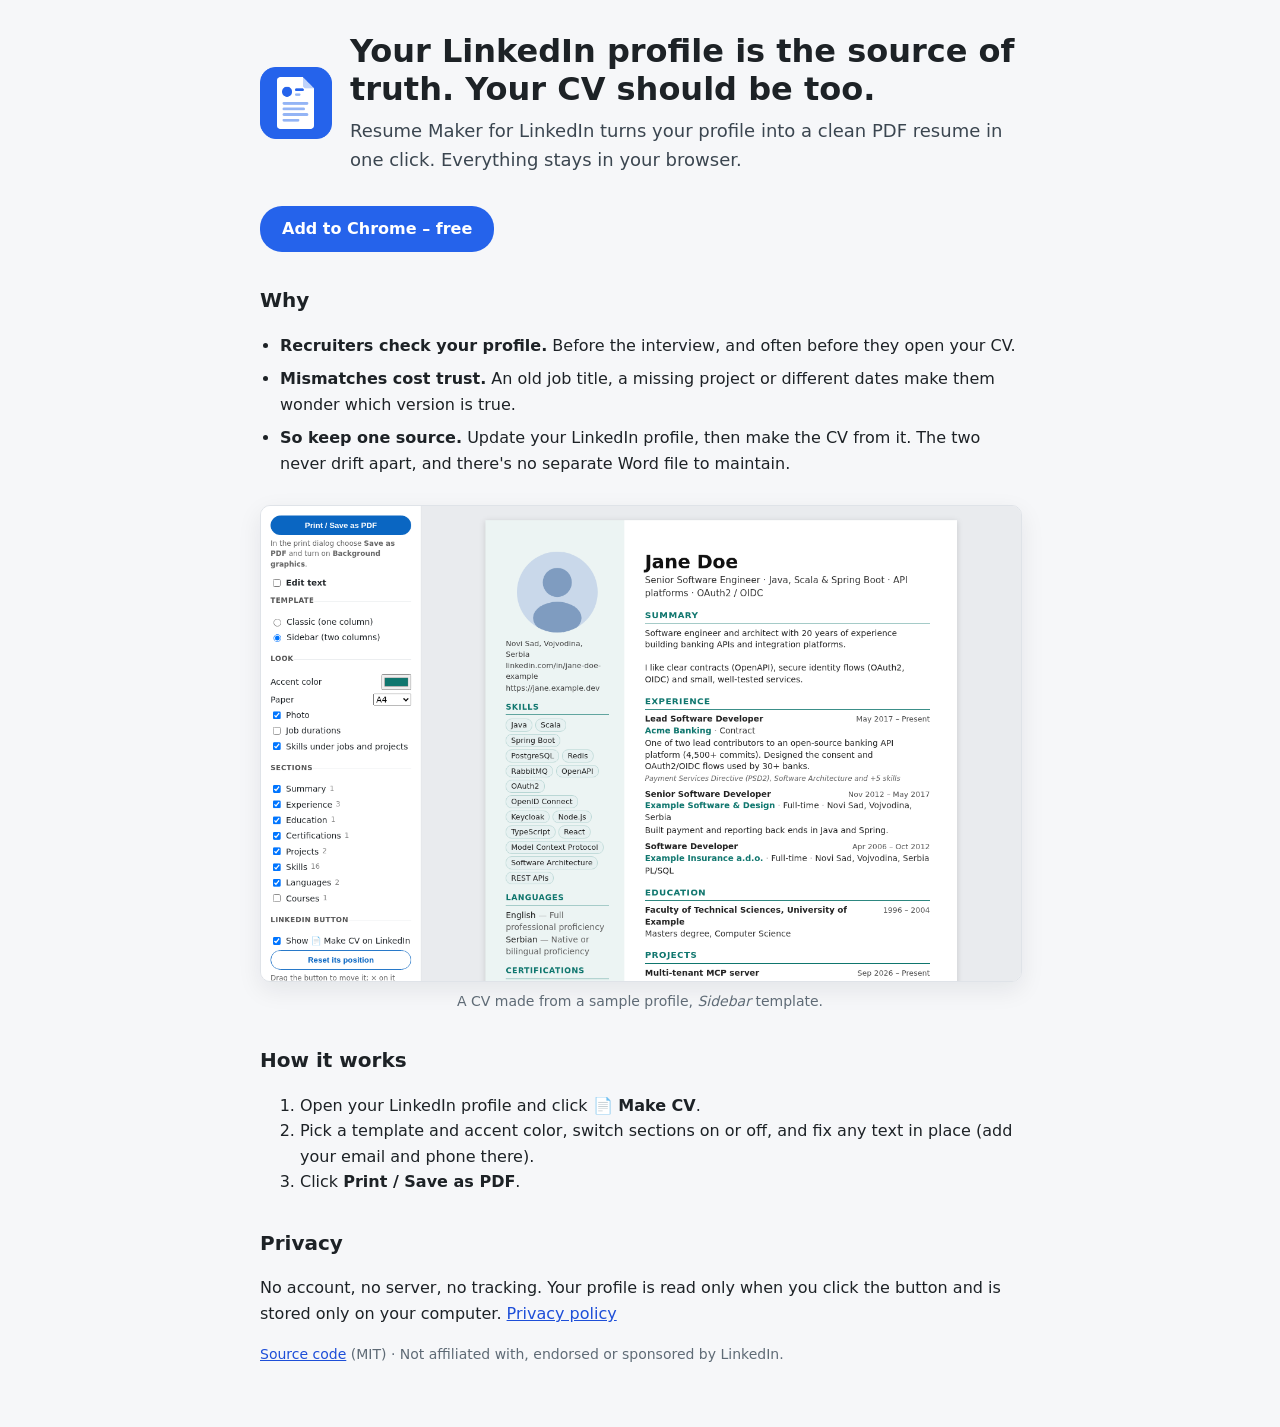
<file: docs/index.html>
<!doctype html>
<html lang="en">
<head>
  <meta charset="utf-8">
  <meta name="viewport" content="width=device-width, initial-scale=1">
  <title>Resume Maker for LinkedIn</title>
  <meta name="description" content="Your LinkedIn profile is the source of truth recruiters check. Make your CV from it in one click, so the two never disagree. Free, and nothing leaves your browser.">
  <link rel="canonical" href="https://constantine2nd.github.io/resume-maker-for-linkedin/">
  <!-- link preview (LinkedIn, Slack, X, …); the image is rendered from store/og.html by scripts/screenshots.sh -->
  <meta property="og:type" content="website">
  <meta property="og:site_name" content="Resume Maker for LinkedIn">
  <meta property="og:url" content="https://constantine2nd.github.io/resume-maker-for-linkedin/">
  <meta property="og:title" content="Your LinkedIn profile is the source of truth. Your CV should be too.">
  <meta property="og:description" content="Recruiters check your profile anyway. Make your CV from it in one click, so the two never disagree. Free Chrome extension, nothing leaves your browser.">
  <meta property="og:image" content="https://constantine2nd.github.io/resume-maker-for-linkedin/og-image.png">
  <meta property="og:image:width" content="1200">
  <meta property="og:image:height" content="627">
  <meta property="og:image:alt" content="Your LinkedIn profile is the source of truth – a CV made from a sample profile with Resume Maker for LinkedIn">
  <meta name="twitter:card" content="summary_large_image">
  <link rel="icon" href="icon128.png">
  <link rel="stylesheet" href="site.css">
</head>
<body>
  <main>
    <header class="hero">
      <img src="icon128.png" alt="" width="72" height="72">
      <div>
        <h1>Your LinkedIn profile is the source of truth. Your CV should be too.</h1>
        <p>Resume Maker for LinkedIn turns your profile into a clean PDF resume in one click. Everything stays in your browser.</p>
      </div>
    </header>

    <p><a class="button" href="https://chromewebstore.google.com/detail/resume-maker-for-linkedin/bljdjefikplnmpfoophclaabmigoldof">Add to Chrome – free</a></p>

    <h2>Why</h2>
    <ul class="why">
      <li><b>Recruiters check your profile.</b> Before the interview, and often before they open your CV.</li>
      <li><b>Mismatches cost trust.</b> An old job title, a missing project or different dates make them wonder which
          version is true.</li>
      <li><b>So keep one source.</b> Update your LinkedIn profile, then make the CV from it. The two never drift apart,
          and there's no separate Word file to maintain.</li>
    </ul>

    <figure class="shot">
      <img src="cv-sidebar.png" width="1280" height="800" loading="lazy"
           alt="The CV page: settings on the left, a two-column resume made from a sample profile on the right">
      <figcaption>A CV made from a sample profile, <i>Sidebar</i> template.</figcaption>
    </figure>

    <h2>How it works</h2>
    <ol>
      <li>Open your LinkedIn profile and click <b>📄 Make CV</b>.</li>
      <li>Pick a template and accent color, switch sections on or off, and fix any text in place
          (add your email and phone there).</li>
      <li>Click <b>Print / Save as PDF</b>.</li>
    </ol>

    <h2>Privacy</h2>
    <p>No account, no server, no tracking. Your profile is read only when you click the button and is stored only on your
       computer. <a href="privacy.html">Privacy policy</a></p>

    <p class="muted"><a href="https://github.com/constantine2nd/resume-maker-for-linkedin">Source code</a> (MIT) ·
       Not affiliated with, endorsed or sponsored by LinkedIn.</p>
  </main>
</body>
</html>
</file>
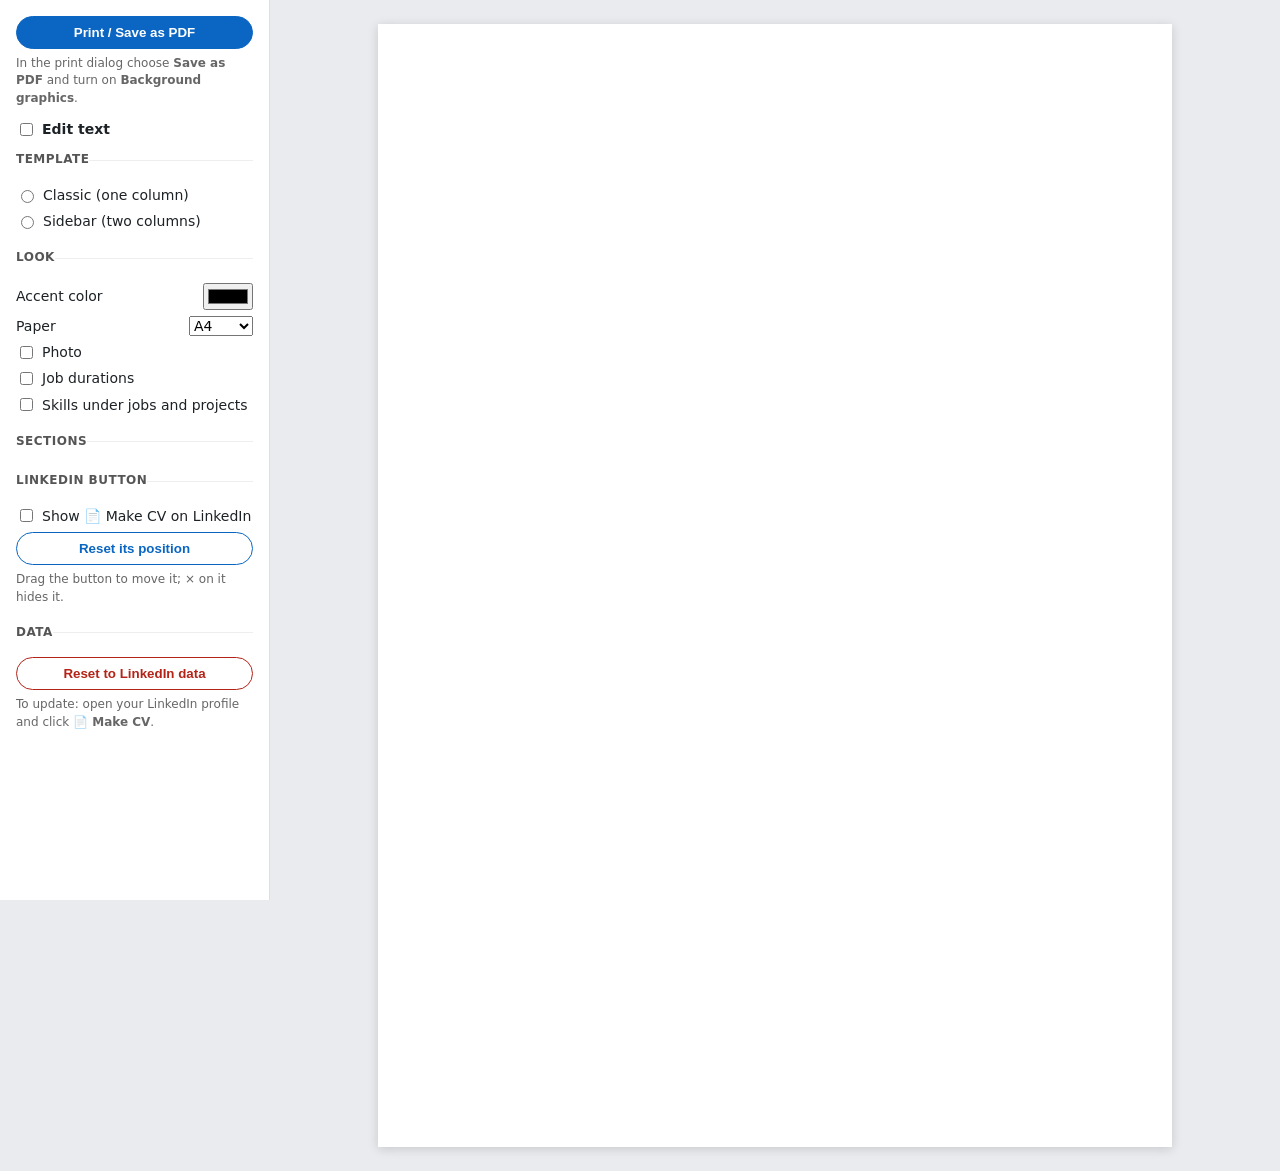
<file: resume.html>
<!doctype html>
<html lang="en">
<head>
  <meta charset="utf-8">
  <meta name="viewport" content="width=device-width, initial-scale=1">
  <title>CV</title>
  <link rel="icon" href="icons/icon32.png">
  <link rel="stylesheet" href="src/resume.css">
  <style id="page-size">@page { size: A4; margin: 12mm; }</style>
</head>
<body>
  <aside class="panel" aria-label="CV settings">
    <button id="print" class="primary">Print / Save as PDF</button>
    <p class="hint">In the print dialog choose <b>Save as PDF</b> and turn on <b>Background graphics</b>.</p>

    <label class="switch"><input type="checkbox" id="edit"> Edit text</label>
    <p class="hint" id="edit-hint" hidden>Click any text on the CV to change it. Add your email and phone at the top. × removes an entry.</p>

    <fieldset>
      <legend>Template</legend>
      <label><input type="radio" name="template" value="classic"> Classic (one column)</label>
      <label><input type="radio" name="template" value="sidebar"> Sidebar (two columns)</label>
    </fieldset>

    <fieldset>
      <legend>Look</legend>
      <label class="row">Accent color <input type="color" id="accent"></label>
      <label class="row">Paper
        <select id="paper"><option value="A4">A4</option><option value="Letter">Letter</option></select>
      </label>
      <label><input type="checkbox" id="showPhoto"> Photo</label>
      <label><input type="checkbox" id="showDurations"> Job durations</label>
      <label><input type="checkbox" id="showJobSkills"> Skills under jobs and projects</label>
    </fieldset>

    <fieldset id="sections">
      <legend>Sections</legend>
    </fieldset>

    <fieldset>
      <legend>LinkedIn button</legend>
      <label><input type="checkbox" id="showButton"> Show 📄 Make CV on LinkedIn</label>
      <button id="resetButton">Reset its position</button>
      <p class="hint">Drag the button to move it; × on it hides it.</p>
    </fieldset>

    <fieldset>
      <legend>Data</legend>
      <p class="hint" id="data-info"></p>
      <button id="reset" class="danger">Reset to LinkedIn data</button>
      <p class="hint">To update: open your LinkedIn profile and click <b>📄 Make CV</b>.</p>
    </fieldset>
  </aside>

  <main class="stage">
    <div id="banner" hidden></div>
    <article id="cv" class="cv"></article>
  </main>

  <script src="src/model.js"></script>
  <script src="src/resume.js"></script>
</body>
</html>
</file>
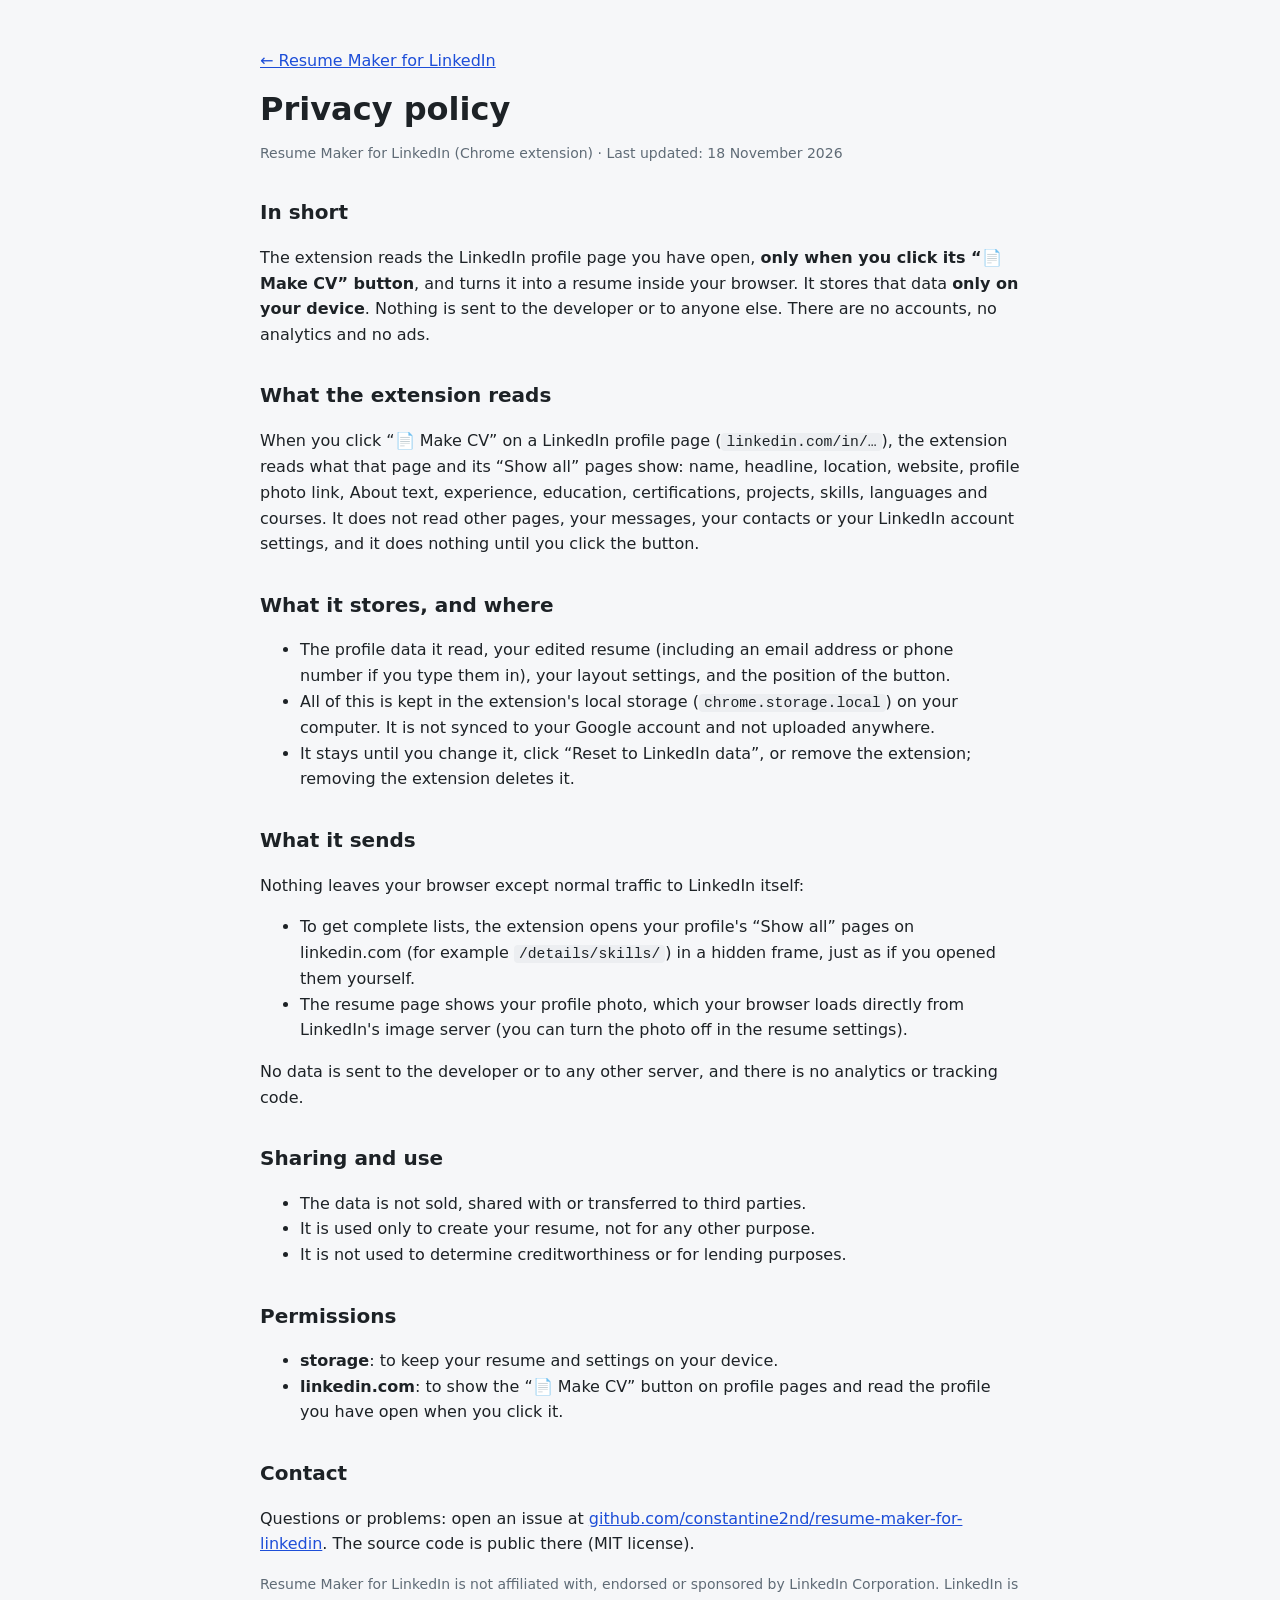
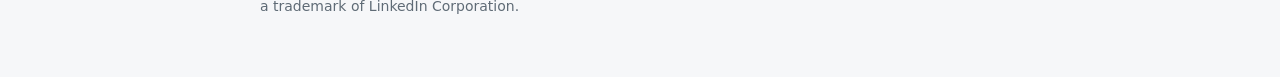
<file: docs/privacy.html>
<!doctype html>
<html lang="en">
<head>
  <meta charset="utf-8">
  <meta name="viewport" content="width=device-width, initial-scale=1">
  <title>Privacy policy – Resume Maker for LinkedIn</title>
  <link rel="icon" href="icon128.png">
  <link rel="stylesheet" href="site.css">
</head>
<body>
  <main>
    <p><a href="./">← Resume Maker for LinkedIn</a></p>
    <h1>Privacy policy</h1>
    <p class="muted">Resume Maker for LinkedIn (Chrome extension) · Last updated: 18 November 2026</p>

    <h2>In short</h2>
    <p>The extension reads the LinkedIn profile page you have open, <b>only when you click its “📄 Make CV” button</b>,
       and turns it into a resume inside your browser. It stores that data <b>only on your device</b>.
       Nothing is sent to the developer or to anyone else. There are no accounts, no analytics and no ads.</p>

    <h2>What the extension reads</h2>
    <p>When you click “📄 Make CV” on a LinkedIn profile page (<code>linkedin.com/in/…</code>), the extension reads what that
       page and its “Show all” pages show: name, headline, location, website, profile photo link, About text, experience,
       education, certifications, projects, skills, languages and courses. It does not read other pages, your messages,
       your contacts or your LinkedIn account settings, and it does nothing until you click the button.</p>

    <h2>What it stores, and where</h2>
    <ul>
      <li>The profile data it read, your edited resume (including an email address or phone number if you type them in),
          your layout settings, and the position of the button.</li>
      <li>All of this is kept in the extension's local storage (<code>chrome.storage.local</code>) on your computer.
          It is not synced to your Google account and not uploaded anywhere.</li>
      <li>It stays until you change it, click “Reset to LinkedIn data”, or remove the extension; removing the extension
          deletes it.</li>
    </ul>

    <h2>What it sends</h2>
    <p>Nothing leaves your browser except normal traffic to LinkedIn itself:</p>
    <ul>
      <li>To get complete lists, the extension opens your profile's “Show all” pages on linkedin.com (for example
          <code>/details/skills/</code>) in a hidden frame, just as if you opened them yourself.</li>
      <li>The resume page shows your profile photo, which your browser loads directly from LinkedIn's image server
          (you can turn the photo off in the resume settings).</li>
    </ul>
    <p>No data is sent to the developer or to any other server, and there is no analytics or tracking code.</p>

    <h2>Sharing and use</h2>
    <ul>
      <li>The data is not sold, shared with or transferred to third parties.</li>
      <li>It is used only to create your resume, not for any other purpose.</li>
      <li>It is not used to determine creditworthiness or for lending purposes.</li>
    </ul>

    <h2>Permissions</h2>
    <ul>
      <li><b>storage</b>: to keep your resume and settings on your device.</li>
      <li><b>linkedin.com</b>: to show the “📄 Make CV” button on profile pages and read the profile you have open when you click it.</li>
    </ul>

    <h2>Contact</h2>
    <p>Questions or problems: open an issue at
       <a href="https://github.com/constantine2nd/resume-maker-for-linkedin/issues">github.com/constantine2nd/resume-maker-for-linkedin</a>.
       The source code is public there (MIT license).</p>

    <p class="muted">Resume Maker for LinkedIn is not affiliated with, endorsed or sponsored by LinkedIn Corporation.
       LinkedIn is a trademark of LinkedIn Corporation.</p>
  </main>
</body>
</html>
</file>
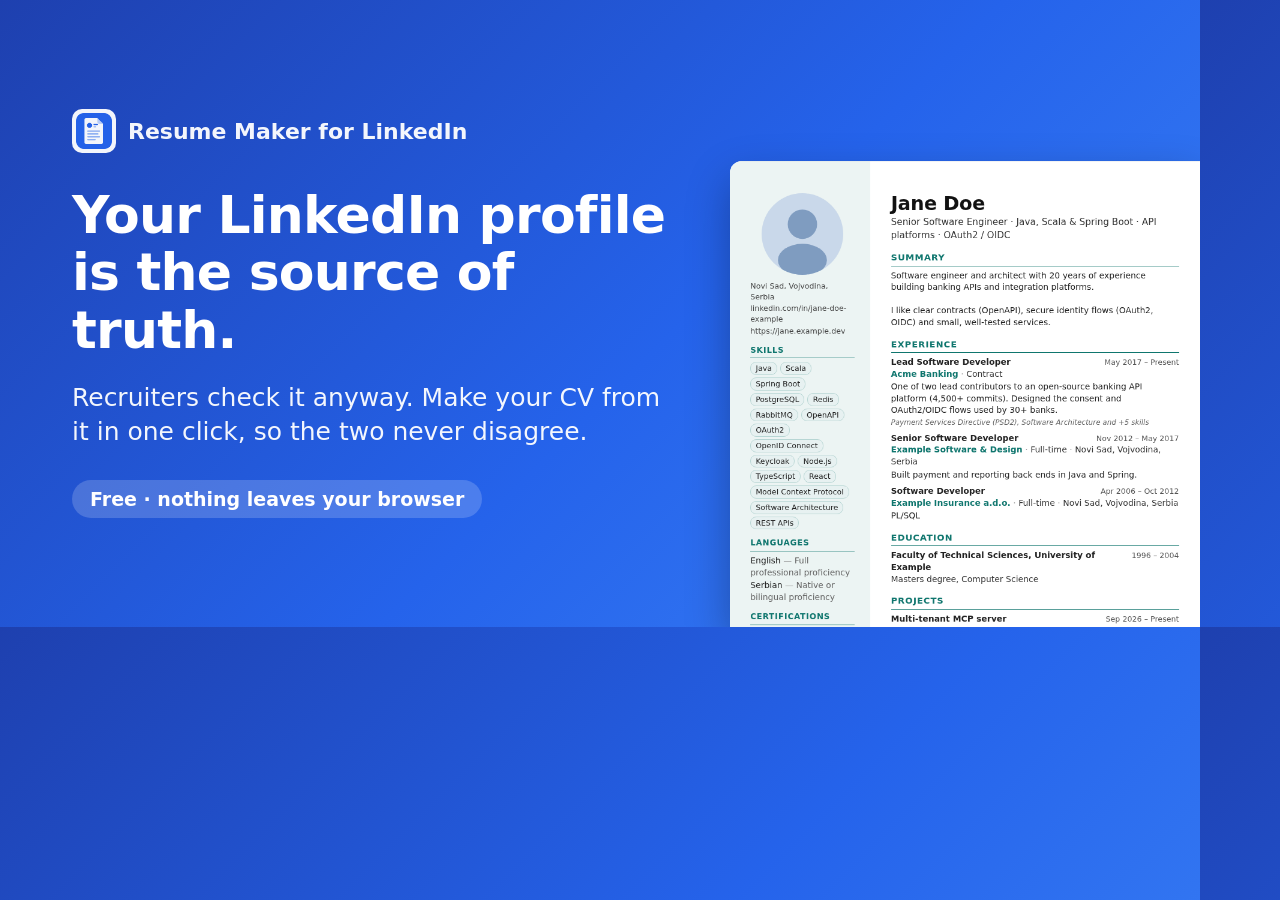
<file: store/og.html>
<!doctype html>
<html lang="en">
<head>
  <meta charset="utf-8">
  <!-- Link-preview card (Open Graph), 1200×627, shown when the landing page is shared on LinkedIn etc.
       Rendered to docs/og-image.png by scripts/screenshots.sh -->
  <style>
    html, body { margin: 0; width: 1200px; height: 627px; overflow: hidden; }
    body {
      display: flex; align-items: center; gap: 48px; padding: 0 0 0 72px; box-sizing: border-box;
      background: linear-gradient(135deg, #1e40af 0%, #2563eb 55%, #3b82f6 100%);
      color: #fff; font-family: "Segoe UI", system-ui, -apple-system, Roboto, sans-serif;
    }
    .text { flex: 1 1 0; min-width: 0; }
    .brand { display: flex; align-items: center; gap: 12px; font-size: 22px; font-weight: 600; opacity: .95; margin-bottom: 34px; }
    .brand img { width: 44px; height: 44px; border-radius: 10px; background: #fff; padding: 4px; box-sizing: border-box; }
    h1 { margin: 0 0 22px; font-size: 52px; line-height: 1.1; font-weight: 700; letter-spacing: -.015em; }
    p { margin: 0; font-size: 25px; line-height: 1.38; opacity: .95; }
    .pill { display: inline-block; margin-top: 30px; padding: 8px 18px; border-radius: 22px; background: rgba(255, 255, 255, .18); font-size: 19px; font-weight: 600; }
    .cv {
      flex: none; width: 470px; height: 466px; align-self: flex-end;  /* 800 × 60 % − 14 */
      border-radius: 12px 0 0 0; overflow: hidden; background: #fff;
      box-shadow: 0 18px 44px rgba(0, 0, 0, .3);
    }
    /* the CV sheet in the 1280×800 screenshot starts at x≈378, y≈24 */
    .cv img { display: block; width: 768px; margin: -14px 0 0 -227px; }  /* 60 % of 1280 */
  </style>
</head>
<body>
  <div class="text">
    <div class="brand"><img src="../icons/icon128.png" alt="">Resume Maker for LinkedIn</div>
    <h1>Your LinkedIn profile is the source of truth.</h1>
    <p>Recruiters check it anyway. Make your CV from it in one click, so the two never disagree.</p>
    <span class="pill">Free · nothing leaves your browser</span>
  </div>
  <div class="cv" aria-hidden="true"><img src="screenshots/2-sidebar.png" alt=""></div>
</body>
</html>
</file>
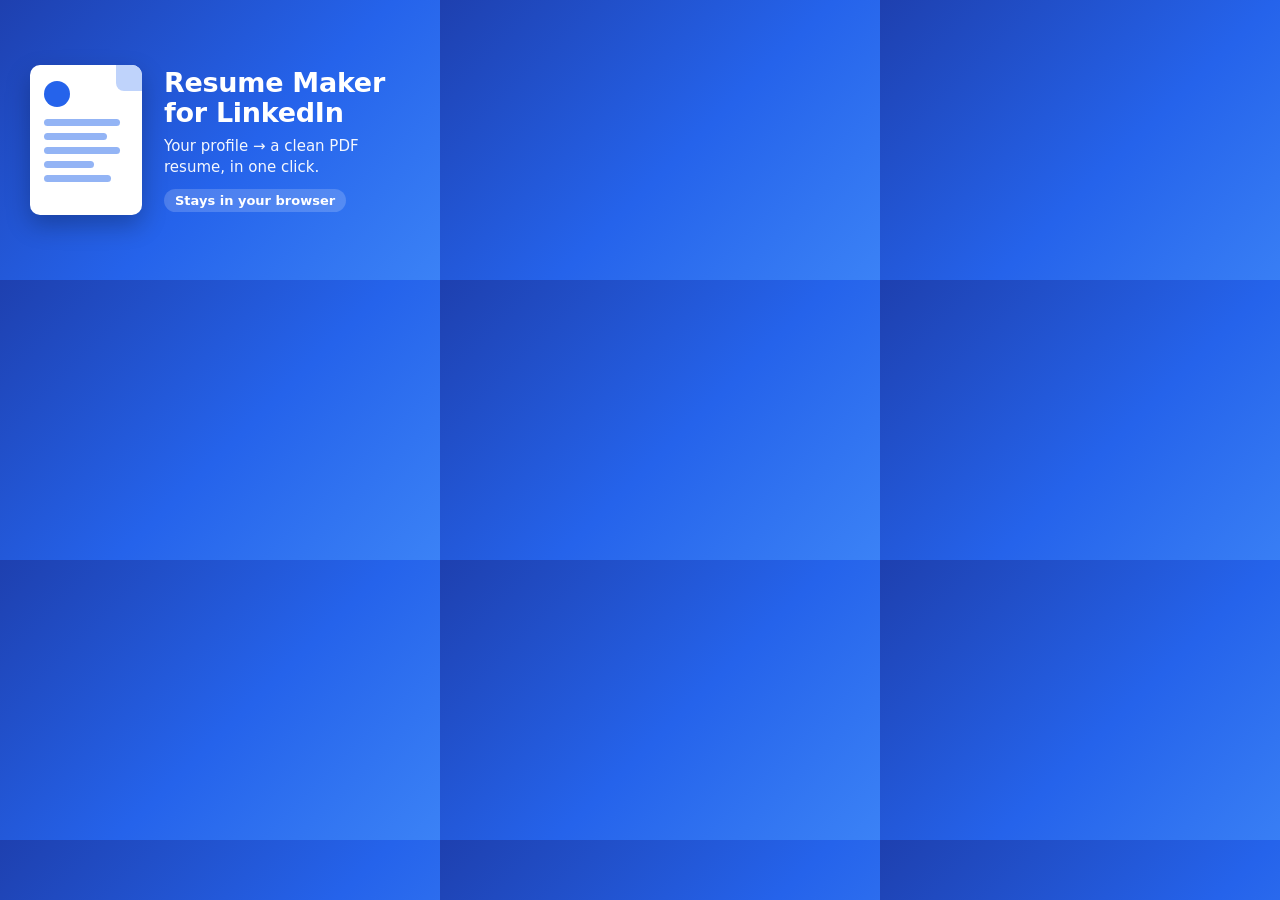
<file: store/promo.html>
<!doctype html>
<html lang="en">
<head>
  <meta charset="utf-8">
  <!-- Chrome Web Store small promo tile, 440×280. Rendered to store/promo-440x280.png by scripts/screenshots.sh -->
  <style>
    html, body { margin: 0; width: 440px; height: 280px; overflow: hidden; }
    body {
      display: flex; align-items: center; gap: 22px; padding: 0 30px; box-sizing: border-box;
      background: linear-gradient(135deg, #1e40af 0%, #2563eb 55%, #3b82f6 100%);
      color: #fff; font-family: "Segoe UI", system-ui, -apple-system, Roboto, sans-serif;
    }
    .sheet {
      flex: none; width: 112px; height: 150px; background: #fff; border-radius: 10px; position: relative;
      box-shadow: 0 10px 24px rgba(0, 0, 0, .25); padding: 16px 14px; box-sizing: border-box;
    }
    .sheet::after { content: ""; position: absolute; top: 0; right: 0; width: 26px; height: 26px; background: #bfd3fb; border-bottom-left-radius: 8px; border-top-right-radius: 10px; }
    .dot { width: 26px; height: 26px; border-radius: 50%; background: #2563eb; margin-bottom: 12px; }
    .line { height: 7px; border-radius: 4px; background: #93b4f5; margin: 7px 0; }
    h1 { margin: 0 0 8px; font-size: 27px; line-height: 1.12; font-weight: 700; letter-spacing: -.01em; }
    p { margin: 0; font-size: 15px; line-height: 1.35; opacity: .95; }
    .pill { display: inline-block; margin-top: 12px; padding: 4px 11px; border-radius: 14px; background: rgba(255, 255, 255, .18); font-size: 13px; font-weight: 600; }
  </style>
</head>
<body>
  <div class="sheet" aria-hidden="true">
    <div class="dot"></div>
    <div class="line" style="width: 90%"></div>
    <div class="line" style="width: 75%"></div>
    <div class="line" style="width: 90%"></div>
    <div class="line" style="width: 60%"></div>
    <div class="line" style="width: 80%"></div>
  </div>
  <div>
    <h1>Resume Maker for LinkedIn</h1>
    <p>Your profile → a clean PDF resume, in one click.</p>
    <span class="pill">Stays in your browser</span>
  </div>
</body>
</html>
</file>
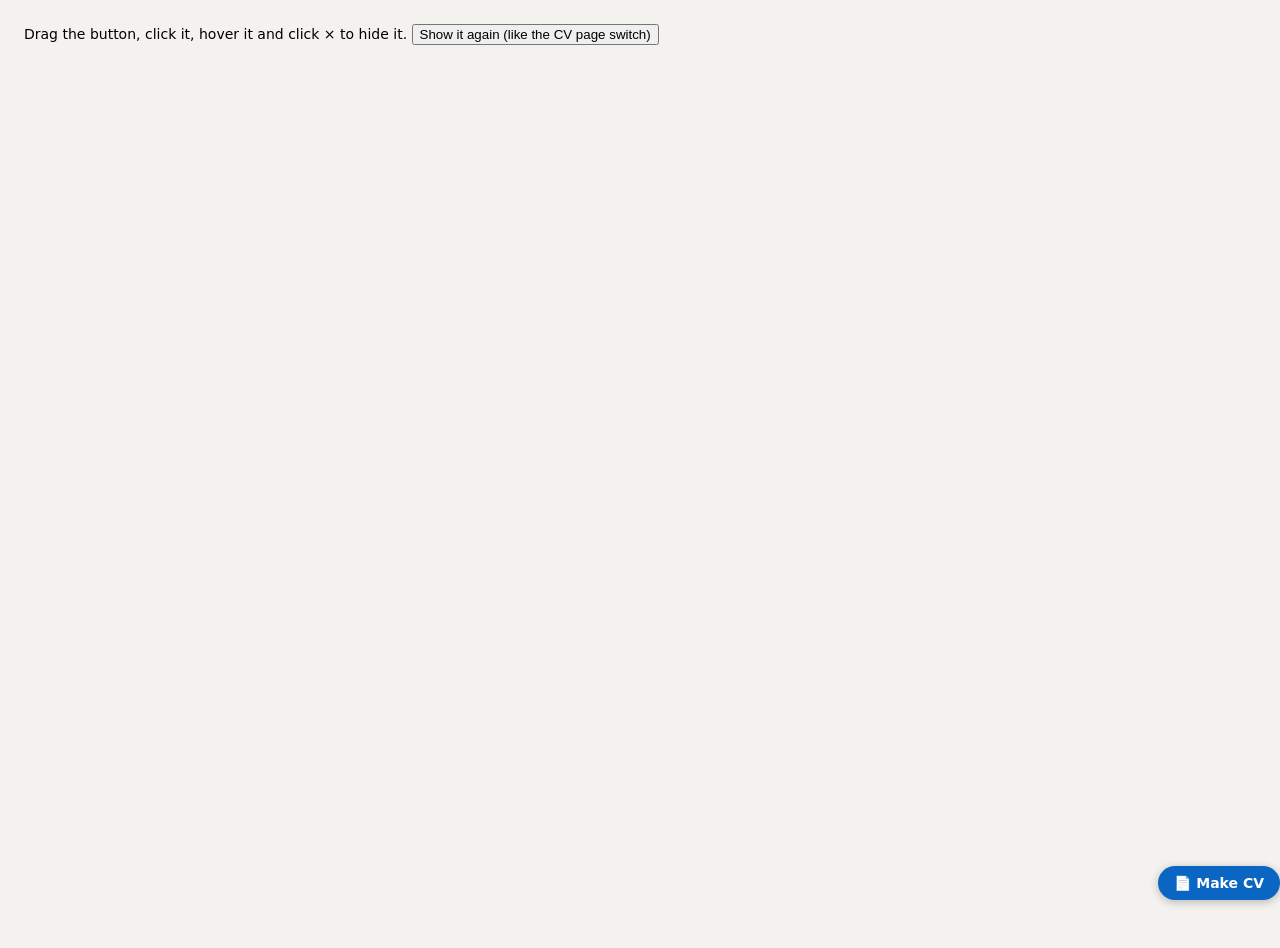
<file: test/button-harness.html>
<!doctype html>
<html lang="en">
<head>
  <meta charset="utf-8">
  <base href="../">
  <title>Resume Maker button harness</title>
  <link rel="stylesheet" href="src/content.css">
  <style>body { font: 14px system-ui, sans-serif; margin: 24px; min-height: 100vh; background: #f3f2ef; }</style>
</head>
<body>
  <!--
    The real "📄 Make CV" button (src/floating-button.js + src/content.js) with a fake extractor.
    Serve the project folder (python3 -m http.server 8766), open http://127.0.0.1:8766/test/button-harness.html?reset
    Clicks are counted in window.__opened; storage is kept in this site's localStorage.
  -->
  <p>Drag the button, click it, hover it and click × to hide it.
     <button id="show">Show it again (like the CV page switch)</button></p>
  <pre id="state"></pre>
  <script>
    const KEY = 'l2r-test-storage';
    if (new URLSearchParams(location.search).has('reset')) localStorage.removeItem(KEY);
    const read = () => JSON.parse(localStorage.getItem(KEY) || '{}');
    const listeners = [];
    window.chrome = {
      runtime: { getURL: (p) => '/' + p },
      storage: {
        onChanged: { addListener: (fn) => listeners.push(fn) },
        local: {
          get: async (keys) => { const all = read(); const out = {}; for (const k of [].concat(keys)) if (k in all) out[k] = all[k]; return out; },
          set: async (o) => {
            const all = read();
            const changes = {};
            for (const [k, v] of Object.entries(o)) { changes[k] = { oldValue: all[k], newValue: v }; all[k] = v; }
            localStorage.setItem(KEY, JSON.stringify(all));
            listeners.forEach((fn) => fn(changes, 'local'));
            document.getElementById('state').textContent = JSON.stringify(all['l2r:button'] || null);
          },
        },
      },
    };
    window.__opened = 0;
    window.open = () => { window.__opened++; };
    window.L2RExtract = {
      isProfileUrl: () => true,
      extract: async (progress) => { progress('Loading…'); await new Promise((r) => setTimeout(r, 300)); return { profile: { name: 'Test' } }; },
    };
    document.getElementById('show').onclick = async () => {
      const cur = (await chrome.storage.local.get('l2r:button'))['l2r:button'] || {};
      chrome.storage.local.set({ 'l2r:button': { ...cur, hidden: false } });
    };
  </script>
  <script src="src/floating-button.js"></script>
  <script src="src/content.js"></script>
</body>
</html>
</file>
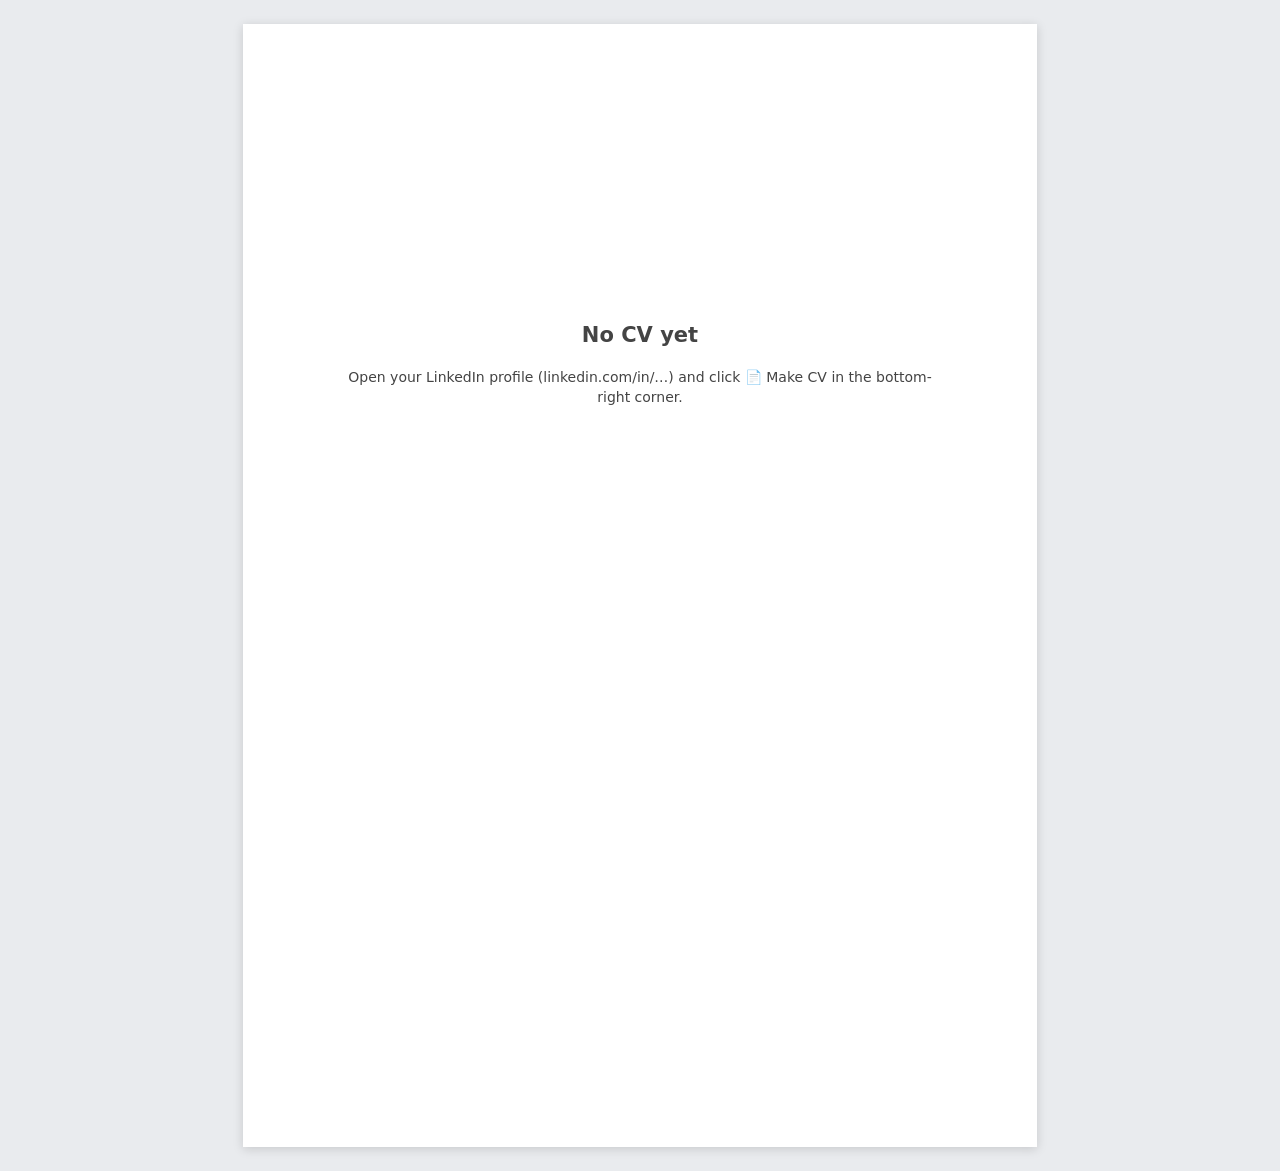
<file: test/harness.html>
<!doctype html>
<html lang="en">
<head>
  <meta charset="utf-8">
  <!-- everything below resolves from the project root, like the real extension page -->
  <base href="../">
  <title>Resume Maker test harness</title>
</head>
<body>
  <!--
    Loads the real resume.html with a stand-in for chrome.storage.local (kept in this site's localStorage).
    Serve the project folder:  python3 -m http.server 8766
    Open:  http://127.0.0.1:8766/test/harness.html?reset            (fresh made-up profile)
           http://127.0.0.1:8766/test/harness.html?reset&newdata     (saved, edited CV + newer LinkedIn data)
    window.print() is recorded in window.__printCalls instead of opening the dialog.
  -->
  <script src="test/fixture.js"></script>
  <script>
    (async () => {
      const KEY = 'l2r-test-storage';
      const read = () => JSON.parse(localStorage.getItem(KEY) || '{}');
      const write = (o) => localStorage.setItem(KEY, JSON.stringify(o));
      window.chrome = {
        runtime: { getURL: (p) => '/' + p },
        storage: { local: {
          get: async (keys) => {
            const all = read();
            if (keys == null) return all;
            const out = {};
            for (const k of [].concat(keys)) if (k in all) out[k] = all[k];
            return out;
          },
          set: async (o) => write({ ...read(), ...JSON.parse(JSON.stringify(o)) }),
          remove: async (keys) => { const all = read(); for (const k of [].concat(keys)) delete all[k]; write(all); },
        } },
      };
      window.__printCalls = 0;
      window.print = () => { window.__printCalls++; };

      const params = new URLSearchParams(location.search);
      if (params.has('reset')) write({ 'l2r:extracted': window.L2RFixture() });
      // optional look, used by scripts/screenshots.sh: &template=sidebar &accent=%230f766e &edit
      if (params.has('template') || params.has('accent')) {
        const s = read();
        s['l2r:settings'] = { ...(s['l2r:settings'] || {}), ...(params.get('template') && { template: params.get('template') }), ...(params.get('accent') && { accent: params.get('accent') }) };
        write(s);
      }
      if (params.has('newdata')) {
        const { buildResume } = await import('/src/model.js').then(() => window.L2RModel).catch(() => ({}));
        const old = window.L2RFixture('2026-10-01T10:00:00Z');
        write({ 'l2r:extracted': window.L2RFixture(), 'l2r:resume': { ...buildResume(old), edited: true } });
      }

      // swap in the real page, then run its scripts in order
      const html = await (await fetch('resume.html')).text();
      const doc = new DOMParser().parseFromString(html, 'text/html');
      for (const n of doc.head.children) if (n.tagName !== 'TITLE') document.head.append(document.importNode(n, true));
      const scripts = [...doc.body.querySelectorAll('script')].map((s) => s.getAttribute('src'));
      doc.body.querySelectorAll('script').forEach((s) => s.remove());
      document.body.replaceChildren(...[...doc.body.childNodes].map((n) => document.importNode(n, true)));
      for (const src of scripts) {
        await new Promise((ok, fail) => {
          const s = document.createElement('script');
          s.src = src;
          s.onload = ok;
          s.onerror = fail;
          document.body.append(s);
        });
      }
      if (params.has('edit')) setTimeout(() => document.getElementById('edit').click(), 200);
    })();
  </script>
</body>
</html>
</file>
<file: docs/site.css>
:root { color-scheme: light; }
body { margin: 0; background: #f6f7f9; color: #1d2226; font: 16px/1.6 system-ui, -apple-system, "Segoe UI", Roboto, sans-serif; }
main { max-width: 760px; margin: 0 auto; padding: 32px 20px 48px; }
h1 { line-height: 1.2; margin: 0 0 8px; }
h2 { margin-top: 32px; font-size: 20px; }
a { color: #1d4ed8; }
code { background: #eceef1; padding: 1px 5px; border-radius: 4px; font-size: .92em; }
.muted { color: #5f6b76; font-size: 14px; }
.hero { display: flex; gap: 18px; align-items: center; }
.hero p { margin: 0; font-size: 18px; color: #3b4650; }
.button { display: inline-block; margin-top: 16px; padding: 10px 22px; border-radius: 22px; background: #2563eb; color: #fff; font-weight: 600; text-decoration: none; }
@media (max-width: 520px) { .hero { flex-direction: column; align-items: flex-start; } }
.why { padding-left: 20px; }
.why li { margin: 8px 0; }
.shot { margin: 28px 0 8px; }
.shot img { display: block; width: 100%; height: auto; border-radius: 10px; border: 1px solid #dfe3e8; box-shadow: 0 8px 24px rgba(15, 23, 42, .08); }
.shot figcaption { margin-top: 8px; color: #5f6b76; font-size: 14px; text-align: center; }
.why { padding-left: 20px; }
.why li { margin: 8px 0; }
.shot { margin: 28px 0 8px; }
.shot img { display: block; width: 100%; height: auto; border-radius: 10px; border: 1px solid #dfe3e8; box-shadow: 0 8px 24px rgba(15, 23, 42, .08); }
.shot figcaption { margin-top: 8px; color: #5f6b76; font-size: 14px; text-align: center; }
</file>
<file: src/resume.css>
/* ---------- page ---------- */
:root { --panel-w: 270px; }
* { box-sizing: border-box; }
html, body { margin: 0; }
body {
  background: #e9ebee; color: #1d2226;
  font: 14px/1.45 system-ui, -apple-system, "Segoe UI", Roboto, sans-serif;
  display: grid; grid-template-columns: var(--panel-w) 1fr; min-height: 100vh;
}
body.empty { grid-template-columns: 1fr; }
body.empty .panel { display: none; }

/* ---------- settings panel ---------- */
.panel {
  position: sticky; top: 0; height: 100vh; overflow: auto;
  padding: 16px; background: #fff; border-right: 1px solid #dcdfe3;
}
.panel fieldset { border: 0; border-top: 1px solid #eceef0; margin: 12px 0 0; padding: 10px 0 0; }
.panel legend { font-weight: 700; font-size: 12px; text-transform: uppercase; letter-spacing: .04em; color: #555; padding: 0; }
.panel label { display: flex; align-items: center; gap: 6px; margin: 6px 0; cursor: pointer; }
.panel label.row { justify-content: space-between; }
.panel .count { color: #888; font-size: 12px; }
.panel .hint { margin: 6px 0; font-size: 12px; color: #666; }
.panel .switch { font-weight: 600; margin-top: 12px; }
.panel button { width: 100%; padding: 8px 12px; border-radius: 18px; border: 1px solid #0a66c2; background: #fff; color: #0a66c2; font-weight: 600; cursor: pointer; }
.panel button.primary { background: #0a66c2; color: #fff; }
.panel button.danger { border-color: #b42318; color: #b42318; }
.panel button:disabled { opacity: .5; cursor: default; }
.panel select, .panel input[type=color] { font: inherit; }

/* ---------- stage + sheet ---------- */
.stage { padding: 24px; overflow: auto; }
#banner {
  max-width: 210mm; margin: 0 auto 12px; padding: 10px 12px; display: flex; flex-wrap: wrap; gap: 8px; align-items: center;
  background: #fff4e5; border: 1px solid #f5d7a8; border-radius: 8px; font-size: 13px;
}
#banner[hidden] { display: none; }
#banner span { flex: 1 1 260px; }
#banner button { padding: 6px 12px; border-radius: 16px; border: 1px solid #0a66c2; background: #fff; color: #0a66c2; font-weight: 600; cursor: pointer; }
#banner button.primary { background: #0a66c2; color: #fff; }

.cv {
  --accent: #0a66c2;
  width: 210mm; min-height: 297mm; margin: 0 auto; padding: 14mm 14mm;
  background: #fff; box-shadow: 0 2px 10px rgba(0, 0, 0, .15);
  font: 10.5pt/1.4 "Segoe UI", system-ui, -apple-system, Roboto, Helvetica, Arial, sans-serif; color: #222;
}
body[data-paper="Letter"] .cv { width: 8.5in; min-height: 11in; }

/* ---------- shared CV parts ---------- */
.cv h1.name { margin: 0; font-size: 24pt; line-height: 1.1; color: #111; letter-spacing: -.01em; }
.cv .headline { margin-top: 3px; font-size: 11.5pt; color: #333; }
.cv .contacts { margin-top: 6px; font-size: 9.5pt; color: #444; }
.cv .contacts .sep { color: #aaa; }
.cv .photo { width: 28mm; height: 28mm; border-radius: 50%; object-fit: cover; flex: none; }
.cv h2 {
  margin: 14px 0 6px; padding-bottom: 3px; font-size: 11pt; text-transform: uppercase; letter-spacing: .06em;
  color: var(--accent); border-bottom: 1.5px solid var(--accent);
}
.cv .summary { margin: 0; white-space: pre-wrap; }
.cv .entry { margin: 0 0 8px; position: relative; }
.cv .entry-head { display: flex; justify-content: space-between; gap: 10px; align-items: baseline; }
.cv .entry-title .title { font-weight: 700; }
.cv .dates { flex: none; font-size: 9.5pt; color: #555; white-space: nowrap; }
.cv .entry-sub { color: #333; }
.cv .entry-sub .org { font-weight: 600; color: var(--accent); }
.cv .sep { color: #999; }
.cv .muted { color: #666; }
.cv .desc { margin: 2px 0 0; white-space: pre-wrap; }
.cv .jobskills { margin: 2px 0 0; font-size: 9pt; color: #666; font-style: italic; }
.cv .tags { display: flex; flex-wrap: wrap; gap: 4px 5px; }
.cv .tag { display: inline-block; padding: 1px 8px; border-radius: 10px; font-size: 9.5pt; background: color-mix(in srgb, var(--accent) 10%, #fff); border: 1px solid color-mix(in srgb, var(--accent) 30%, #fff); }
.cv .lang { margin: 2px 0; position: relative; }

/* ---------- classic: one column ---------- */
.cv.classic .cv-head { display: flex; justify-content: space-between; align-items: center; gap: 16px; padding-bottom: 6px; }

/* ---------- sidebar: two columns ---------- */
.cv.sidebar { display: grid; grid-template-columns: 62mm 1fr; padding: 0; }
.cv.sidebar .cv-side { padding: 14mm 7mm 14mm 9mm; background: color-mix(in srgb, var(--accent) 8%, #fff); }
.cv.sidebar .cv-main { padding: 14mm 12mm 14mm 9mm; min-width: 0; }
.cv.sidebar .photo { display: block; width: 36mm; height: 36mm; margin: 0 auto 10px; }
.cv.sidebar .contacts.stacked { margin-top: 0; overflow-wrap: anywhere; }
.cv.sidebar .contacts.stacked > div { margin: 2px 0; }
.cv.sidebar .cv-side h2 { font-size: 10pt; }
.cv.sidebar .cv-side .entry-head { display: block; }
.cv.sidebar .cv-side .dates { display: block; white-space: normal; }
.cv.sidebar .cv-main h2:first-of-type { margin-top: 16px; }

/* ---------- edit mode ---------- */
.cv.editing .f { outline: 1px dashed transparent; border-radius: 2px; cursor: text; min-width: 1em; }
.cv.editing .f:hover { outline-color: #9db8d8; }
.cv.editing .f:focus { outline: 2px solid var(--accent); background: #fffbe6; }
.cv.editing .f:empty::before { content: attr(data-placeholder); color: #b0b0b0; font-style: italic; }
.cv.editing .tag-wrap { position: relative; }
.cv .remove {
  position: absolute; left: -18px; top: 0; width: 16px; height: 16px; padding: 0; border: 0; border-radius: 50%;
  background: #fdecea; color: #b42318; font: 700 12px/16px system-ui; cursor: pointer;
}
.cv .tag-wrap .remove { left: auto; right: -6px; top: -6px; z-index: 1; }

/* ---------- empty state ---------- */
.empty-state { text-align: center; padding: 60mm 10mm; color: #444; }

/* ---------- print ---------- */
@media print {
  html, body { background: #fff; display: block; }
  .panel, #banner { display: none !important; }
  .stage { padding: 0; overflow: visible; }
  .cv { width: auto; min-height: 0; margin: 0; padding: 0; box-shadow: none; }
  .cv.sidebar .cv-side { padding: 0 6mm 0 0; }
  .cv.sidebar .cv-main { padding: 0 0 0 7mm; }
  * { -webkit-print-color-adjust: exact; print-color-adjust: exact; }
  .entry, .lang, .cv-head { break-inside: avoid; }
  .cv h2 { break-after: avoid; }
  .remove { display: none; }
}

@media (max-width: 900px) {
  body { grid-template-columns: 1fr; }
  .panel { position: static; height: auto; border-right: 0; border-bottom: 1px solid #dcdfe3; }
  .stage { padding: 8px; }
  .cv { transform-origin: top left; }
}
</file>
